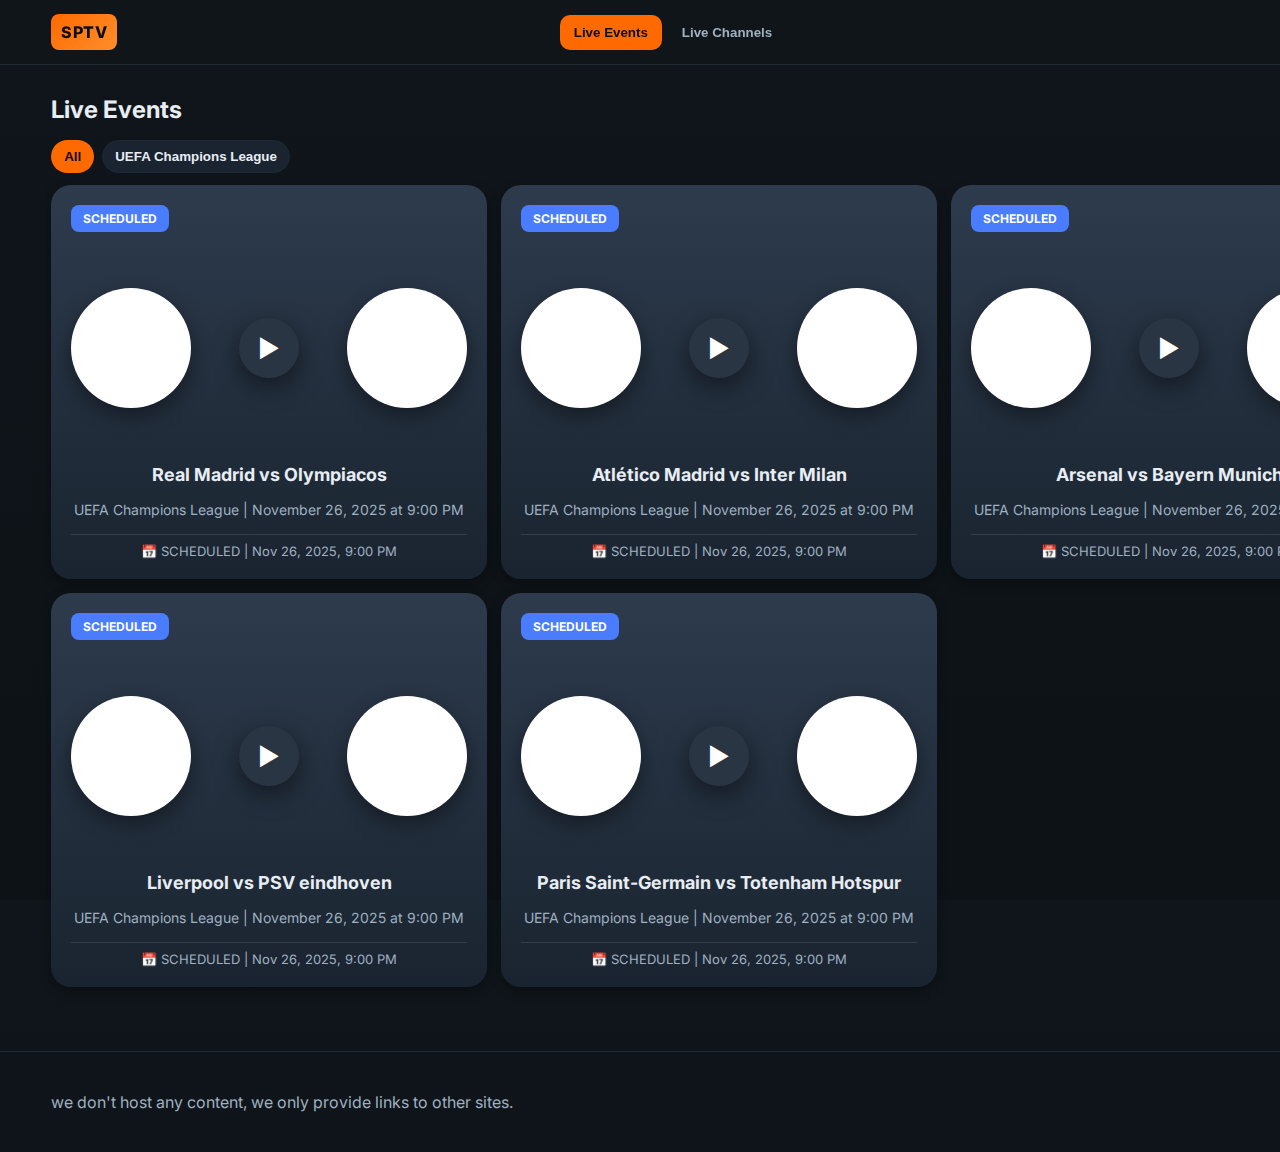
<file: index.html>
<!doctype html>
<html lang="en">
  <head>
    <meta charset="utf-8" />
    <meta name="viewport" content="width=device-width, initial-scale=1" />
    <title>SPTV - Watch Live Sport Matches</title>
    <link rel="preconnect" href="https://fonts.googleapis.com">
    <link rel="preconnect" href="https://fonts.gstatic.com" crossorigin>
    <link href="https://fonts.googleapis.com/css2?family=Inter:wght@400;500;600;700&display=swap" rel="stylesheet">
    <link rel="stylesheet" href="./styles.css" />
    <!-- Google tag (gtag.js) -->
<script async src="https://www.googletagmanager.com/gtag/js?id=G-MKCENV3DLJ"></script>
<script>
  window.dataLayer = window.dataLayer || [];
  function gtag(){dataLayer.push(arguments);}
  gtag('js', new Date());

  gtag('config', 'G-MKCENV3DLJ');
</script>
  </head>
  <body>
    <header class="site-header">
      <div class="container header-inner">
        <div class="brand">
          <div class="logo">SPTV</div>
        </div>
        <nav class="primary-nav" role="tablist" aria-label="Primary">
          <button class="nav-btn active" data-target="#tab-live-events" role="tab" aria-selected="true">
            Live Events
          </button>
          <button class="nav-btn" data-target="#tab-live-channels" role="tab" aria-selected="false">
            Live Channels
          </button>
        </nav>
        <div class="actions">
        </div>
      </div>
    </header>

    <main class="container main">
      <section id="tab-live-events" class="tab-panel active" role="tabpanel">
        <script type="text/javascript">
	atOptions = {
		'key' : '838ab31b53ac3df9b973d49f5135192a',
		'format' : 'iframe',
		'height' : 90,
		'width' : 728,
		'params' : {}
	};
</script>
<script type="text/javascript" src="//ancestorheadquarters.com/838ab31b53ac3df9b973d49f5135192a/invoke.js"></script>
        <h2 class="section-title">Live Events</h2>
        <div class="filters">
          <div class="chips" id="leagueChips">
            <!-- chips inserted by JS -->
          </div>
        </div>
        <div id="eventsList" class="cards"></div>
      </section>

      <section id="tab-live-channels" class="tab-panel" role="tabpanel" hidden>
        <script type="text/javascript">
	atOptions = {
		'key' : '5d1c061bb1b8dd062311a5e8c12fca12',
		'format' : 'iframe',
		'height' : 60,
		'width' : 468,
		'params' : {}
	};
</script>
<script type="text/javascript" src="//ancestorheadquarters.com/5d1c061bb1b8dd062311a5e8c12fca12/invoke.js"></script>
        <h2 class="section-title">Live Channels</h2>
        <div id="channelsGrid" class="channels-grid"></div>
      </section>

      <!-- Replays removed -->
    </main>

    <footer class="site-footer">
      <div class="container">
        <p>we don't host any content, we only provide links to other sites.</p>
      </div>
    </footer>

    <script src="./script.js" type="module"></script>
    <script type='text/javascript' src='//ancestorheadquarters.com/ee/eb/ab/eeebabd2a90089802640141db87c3d40.js'></script>
  </body>
</html>
</file>
<file: styles.css>
/* Base */
:root {
  --bg: #0f151a;
  --elev: #121a21;
  --elev-2: #0e171f;
  --card: #111a22;
  --text: #e7edf3;
  --muted: #9fb0c0;
  --accent: #ff6a00;
  --accent-2: #ff8e2b;
  --ok: #21d07a;
  --warn: #ffcc00;
  --danger: #ff4d4f;
  --chip: #1a2430;
  --stroke: #1d2a36;
}
* { box-sizing: border-box }
html, body { height: 100% }
body {
  margin: 0;
  font-family: Inter, system-ui, -apple-system, Segoe UI, Roboto, Arial, sans-serif;
  background: linear-gradient(180deg, #0f151a 0%, #0d1217 100%);
  color: var(--text);
}

.container {
  width: min(1200px, 92%);
  margin-inline: auto;
}

/* Header */
.site-header {
  position: sticky;
  top: 0;
  z-index: 50;
  background: rgba(15,21,26,0.9);
  backdrop-filter: blur(8px);
  border-bottom: 1px solid var(--stroke);
}
.header-inner {
  display: grid;
  grid-template-columns: auto 1fr auto;
  align-items: center;
  gap: 16px;
  padding: 14px 0;
}
.brand { display: flex; align-items: center; gap: 12px }
.logo {
  background: linear-gradient(135deg, var(--accent), var(--accent-2));
  color: #0b0e12;
  font-weight: 800;
  letter-spacing: 0.5px;
  padding: 8px 10px;
  border-radius: 8px;
}
.tag { color: var(--muted); font-size: 12px }

.primary-nav { display: flex; gap: 6px; justify-content: center }
.nav-btn {
  appearance: none; border: 0; background: transparent; color: var(--muted);
  padding: 10px 14px; border-radius: 10px; cursor: pointer; font-weight: 600;
}
.nav-btn:hover { color: var(--text) }
.nav-btn.active { color: #0b0e12; background: var(--accent); }

.actions { display: flex; align-items: center; gap: 10px }
.search {
  width: 280px; max-width: 48vw;
  padding: 10px 12px; border-radius: 10px; border: 1px solid var(--stroke);
  background: var(--elev);
  color: var(--text);
}
.search::placeholder { color: #789 }

/* Main */
.main { padding: 24px 0 64px }
.section-title { margin: 6px 0 16px }

.filters { margin-bottom: 12px }
.chips { display: flex; flex-wrap: wrap; gap: 8px }
.chip { background: var(--chip); color: var(--text); border: 1px solid var(--stroke);
  padding: 8px 12px; border-radius: 999px; font-weight: 600; cursor: pointer; }
.chip[aria-pressed="true"] { background: var(--accent); color: #0b0e12; border-color: transparent }

/* Cards */
.cards { display: grid; grid-template-columns: repeat(3, 1fr); gap: 14px }

.ad-banner-container {
  grid-column: 1 / -1;
  display: flex;
  justify-content: center;
  align-items: center;
  padding: 16px;
  margin: 8px 0;
}

.card {
  background: linear-gradient(180deg, #2d3b4d 0%, #1a2430 100%);
  border-radius: 20px;
  padding: 20px;
  display: flex;
  flex-direction: column;
  gap: 16px;
  box-shadow: 0 4px 12px rgba(0,0,0,0.3);
  cursor: pointer;
  transition: transform 0.2s ease, box-shadow 0.2s ease;
}
.card:hover {
  transform: translateY(-4px);
  box-shadow: 0 8px 20px rgba(0,0,0,0.4);
}

.card-top {
  display: flex;
  justify-content: space-between;
  align-items: center;
}

.badge-scheduled {
  background: #4a7cff;
  color: #fff;
  padding: 6px 12px;
  border-radius: 8px;
  font-size: 12px;
  font-weight: 700;
  text-transform: uppercase;
}

.badge-live {
  background: #ad1c1f;
  color: #fff;
  padding: 6px 12px;
  border-radius: 8px;
  font-size: 12px;
  font-weight: 700;
  text-transform: uppercase;
}

.calendar-icon {
  background: #7cff4a;
  width: 40px;
  height: 40px;
  border-radius: 8px;
  display: flex;
  align-items: center;
  justify-content: center;
  font-size: 20px;
}

.teams-wrapper {
  display: flex;
  align-items: center;
  justify-content: center;
  gap: 48px;
  padding: 40px 0;
}

.play-button {
  width: 60px;
  height: 60px;
  border-radius: 50%;
  background: #2a3544;
  display: flex;
  align-items: center;
  justify-content: center;
  font-size: 24px;
  color: #fff;
  box-shadow: 0 8px 24px rgba(0,0,0,0.5);
}

.card .badge {
  width: 160px;
  height: 160px;
  border-radius: 50%;
  background: #fff;
  background-size: cover;
  background-position: center;
  display: flex;
  align-items: center;
  justify-content: center;
  box-shadow: 0 8px 20px rgba(0,0,0,0.4);
  flex-shrink: 0;
}

.card-title {
  font-size: 18px;
  font-weight: 700;
  color: var(--text);
  text-align: center;
}

.card-meta {
  font-size: 14px;
  color: var(--muted);
  text-align: center;
}

.scheduled-info {
  font-size: 13px;
  color: var(--muted);
  text-align: center;
  padding-top: 8px;
  border-top: 1px solid rgba(255,255,255,0.1);
}

.card .row { display: flex; align-items: center; justify-content: space-between; gap: 10px }
.card .meta {
  color: var(--muted);
  font-size: 14px;
}
.card .teams {
  display: flex;
  align-items: center;
  justify-content: space-between;
  gap: 16px;
}
.card .team {
  display: flex;
  align-items: center;
  gap: 12px;
}
.card .badge {
  width: 120px;
  height: 120px;
  border-radius: 50%;
  background-size: cover;
  background-position: center;
  background: #fff;
  display: flex;
  align-items: center;
  justify-content: center;
  box-shadow: 0 8px 20px rgba(0,0,0,0.4);
  flex-shrink: 0;
}
.card .title {
  font-size: 16px;
  font-weight: 700;
  color: var(--text);
}
.card .category {
  font-size: 14px;
  color: var(--muted);
}

/* Channels */
.channels-grid { display: grid; grid-template-columns: repeat(5, 1fr); gap: 14px }
.channel { 
  background: var(--card); 
  border: 1px solid var(--stroke); 
  border-radius: 16px; 
  padding: 12px; 
  display: grid; 
  gap: 8px;
  cursor: pointer;
  transition: transform 0.2s ease, box-shadow 0.2s ease;
}
.channel:hover {
  transform: translateY(-4px);
  box-shadow: 0 6px 18px rgba(0,0,0,0.3);
}
.channel .thumb { aspect-ratio: 16/9; background: #1a2633; border-radius: 10px }
.channel .name { font-weight: 700 }
.channel .row { display: flex; justify-content: space-between; align-items: center }

/* Tabs */
.tab-panel { display: block }
.tab-panel[hidden] { display: none }

/* Footer */
.site-footer { border-top: 1px solid var(--stroke); padding: 24px 0; color: var(--muted) }

/* Responsive */
@media (max-width: 1000px) {
  .cards { grid-template-columns: repeat(2, 1fr) }
  .channels-grid { grid-template-columns: repeat(3, 1fr) }
  
  .card .badge {
    width: 90px;
    height: 90px;
  }
  
  .play-button {
    width: 48px;
    height: 48px;
    font-size: 18px;
  }
  
  .teams-wrapper {
    gap: 32px;
    padding: 32px 0;
  }
}
@media (max-width: 680px) {
  .header-inner { grid-template-columns: 1fr; gap: 10px }
  .primary-nav { justify-content: flex-start; overflow:auto }
  .search { width: 100% }
  .cards { grid-template-columns: 1fr }
  .channels-grid { grid-template-columns: repeat(2, 1fr) }
  
  .card .badge {
    width: 70px;
    height: 70px;
  }
  
  .play-button {
    width: 40px;
    height: 40px;
    font-size: 16px;
  }
  
  .teams-wrapper {
    gap: 20px;
    padding: 20px 0;
  }
  
  .card-title {
    font-size: 14px;
  }
  
  .card-meta, .scheduled-info {
    font-size: 11px;
  }
  
  .card {
    padding: 16px;
  }
}

/* Player styles for watch.html */
.player-panel { padding: 18px 0 }
.player-title { font-size: 20px; font-weight: 700; margin-bottom: 10px }
.player-container { background: linear-gradient(180deg, var(--elev), var(--elev-2)); padding: 12px; border-radius: 12px; box-shadow: 0 6px 18px rgba(0,0,0,0.6)}
.player-container video { width: 100%; height: auto; border-radius: 8px; background: #000 }
.player-title { display:flex; justify-content:space-between; align-items:center }
.player-title .meta { color:var(--muted); font-size:13px }
.player-container { background: linear-gradient(180deg, #0d1318, #0b1014); padding: 18px; border-radius: 14px; box-shadow: 0 14px 40px rgba(3,6,10,0.7), inset 0 -6px 24px rgba(0,0,0,0.5) }
.player-container .video-js { border-radius: 10px; overflow: hidden }
.video-js .vjs-tech { border-radius: 8px }

/* Inner frame to create inset border around the player */
.player-frame {
  background: #050608; /* deep black inner */
  border-radius: 12px;
  padding: 10px; /* inner spacing to reveal frame */
  box-shadow: inset 0 2px 0 rgba(255,255,255,0.02), 0 8px 30px rgba(0,0,0,0.6);
  position: relative;
}
.player-frame .video-js { border-radius: 8px; overflow: hidden }

/* === Plyr Player Styling === */

/* Large play button - coral/red gradient */
.plyr--video .plyr__control--overlaid {
  background: linear-gradient(135deg, #e74c3c 0%, #ff6b6b 100%) !important;
  width: 110px !important;
  height: 110px !important;
  border-radius: 50% !important;
  border: none !important;
  box-shadow: 0 20px 50px rgba(231,76,60,0.3) !important;
}

.plyr--video .plyr__control--overlaid svg {
  width: 32px !important;
  height: 32px !important;
}

/* Control bar - semi-transparent with blur */
.plyr__controls {
  background: linear-gradient(180deg, transparent, rgba(0,0,0,0.8)) !important;
  backdrop-filter: blur(10px) !important;
  padding: 16px !important;
}

/* Progress bar */
.plyr__progress input[type=range] {
  color: #ff6a00 !important;
}

.plyr__progress__buffer {
  background: rgba(255,255,255,0.15) !important;
}

.plyr--full-ui input[type=range] {
  color: #ff6a00 !important;
}

/* Progress knob - orange with white border */
.plyr--video input[type=range]::-webkit-slider-thumb {
  background: #ff6a00 !important;
  border: 4px solid #fff !important;
  box-shadow: 0 4px 12px rgba(255,106,0,0.3) !important;
  width: 18px !important;
  height: 18px !important;
}

.plyr--video input[type=range]::-moz-range-thumb {
  background: #ff6a00 !important;
  border: 4px solid #fff !important;
  box-shadow: 0 4px 12px rgba(255,106,0,0.3) !important;
  width: 18px !important;
  height: 18px !important;
}

/* Control icons white */
.plyr__control svg {
  fill: #fff !important;
}

.plyr__time {
  color: #fff !important;
}

/* Volume slider orange */
.plyr--audio .plyr__control.plyr__tab-focus,
.plyr--audio .plyr__control:hover,
.plyr--audio .plyr__control[aria-expanded=true] {
  background: #ff6a00 !important;
}

.plyr__menu__container {
  background: rgba(0,0,0,0.9) !important;
  backdrop-filter: blur(10px) !important;
}

/* Buttons and text */
.video-js .vjs-control { color: #cfe6ee; margin-right:6px }
.video-js .vjs-vol-range .vjs-volume-level { background: var(--accent) }
.video-js .vjs-time-control { color: var(--muted); font-weight:600 }

.player-title { display:flex; justify-content:space-between; align-items:center; gap:12px }
.player-title .meta { color:var(--muted); font-size:13px }

/* Server buttons */
.server-list { margin-top: 12px; display: flex; gap: 8px; flex-wrap: wrap; align-items:center }
.server-list .server-btn { padding: 8px 14px; border-radius: 999px; border: 0; background: #26343b; color: #cfe6ee; cursor: pointer; font-weight:700; box-shadow: 0 6px 18px rgba(3,6,10,0.6); transition: transform .12s ease, box-shadow .12s ease }
.server-list .server-btn.active { background: linear-gradient(180deg, var(--accent), var(--accent-2)); color: #0b0e12; box-shadow: 0 14px 40px rgba(255,110,40,0.16) }
.server-list .server-btn:hover { transform: translateY(-2px) }

/* Responsive player sizing */
.player-container { width: 100%; }
.video-js { width: 100%; height: auto; }
.server-list { margin-top: 12px; display: flex; gap: 8px; flex-wrap: wrap }
.server-btn { padding: 8px 12px; border-radius: 10px; border: 1px solid var(--stroke); background: var(--chip); color: var(--text); cursor: pointer; font-weight:600 }
.server-btn.active { background: var(--accent); color: #0b0e12; border-color: transparent }
</file>
